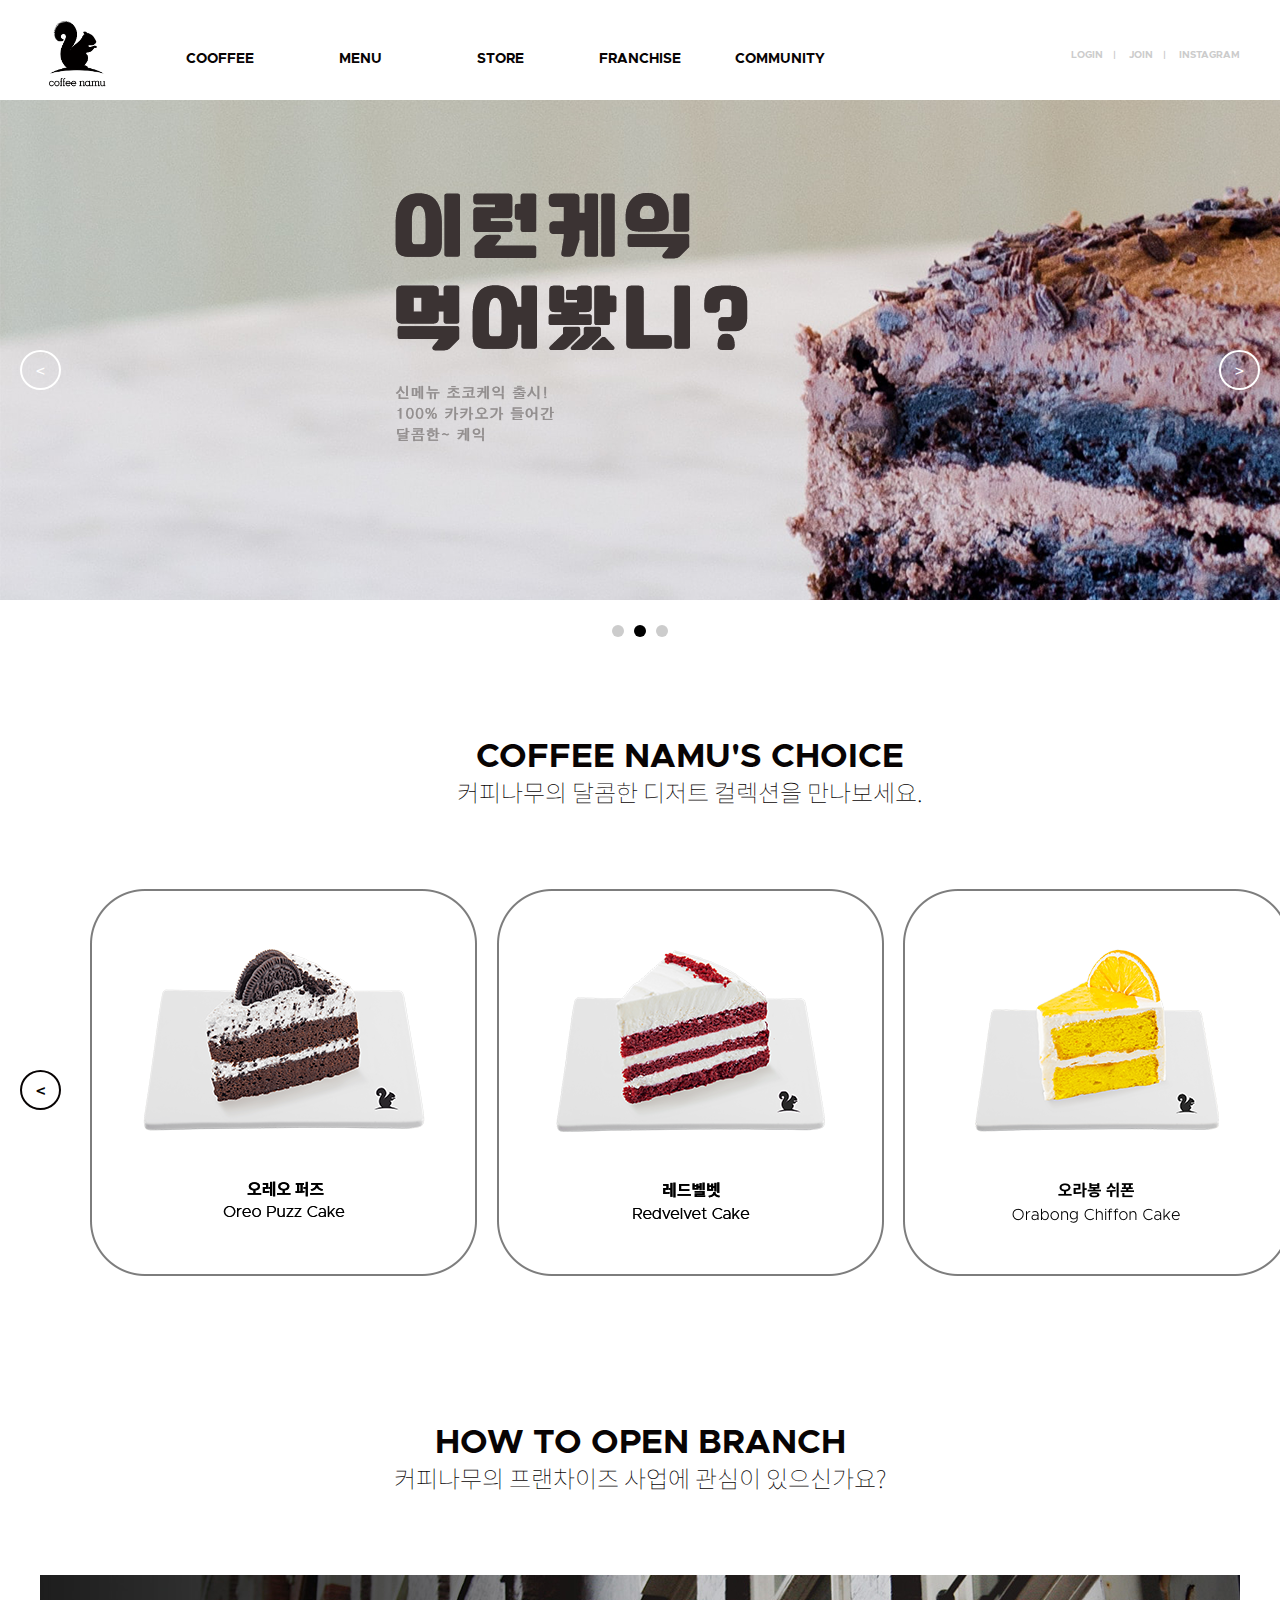
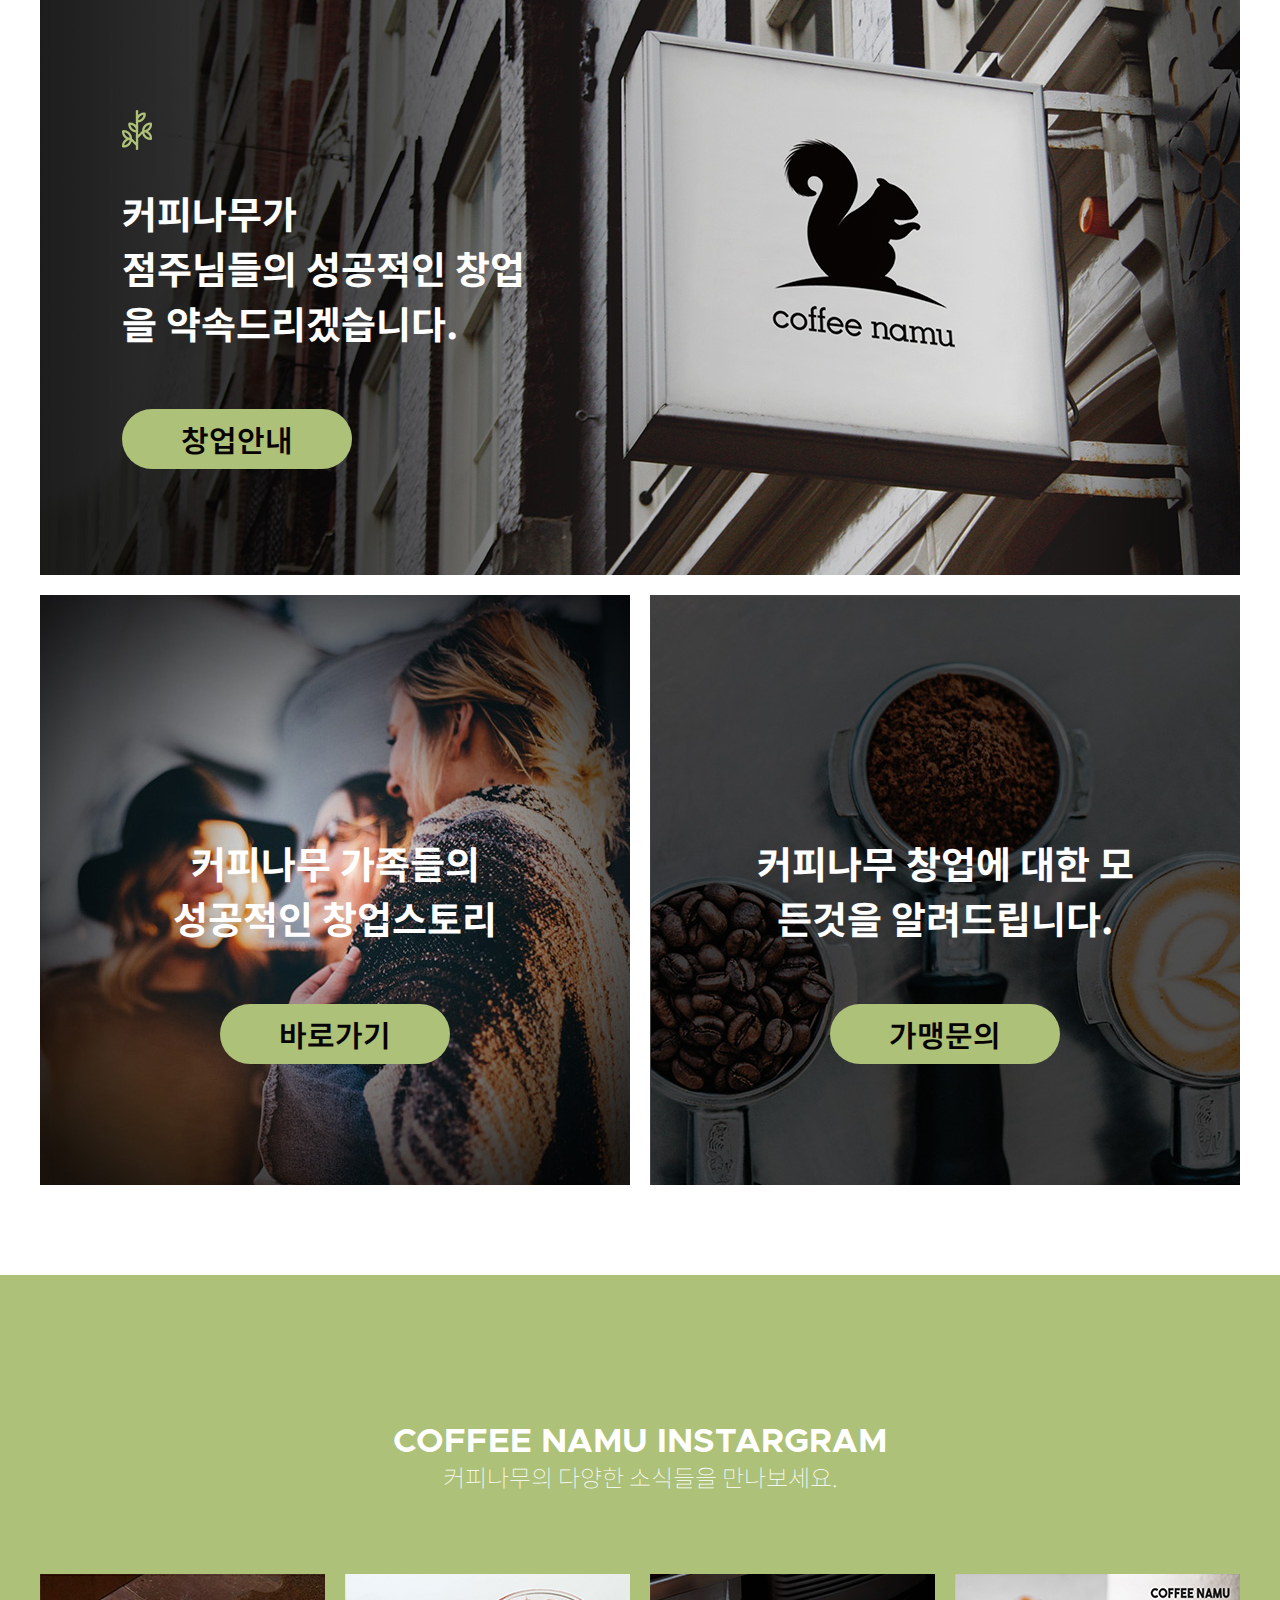
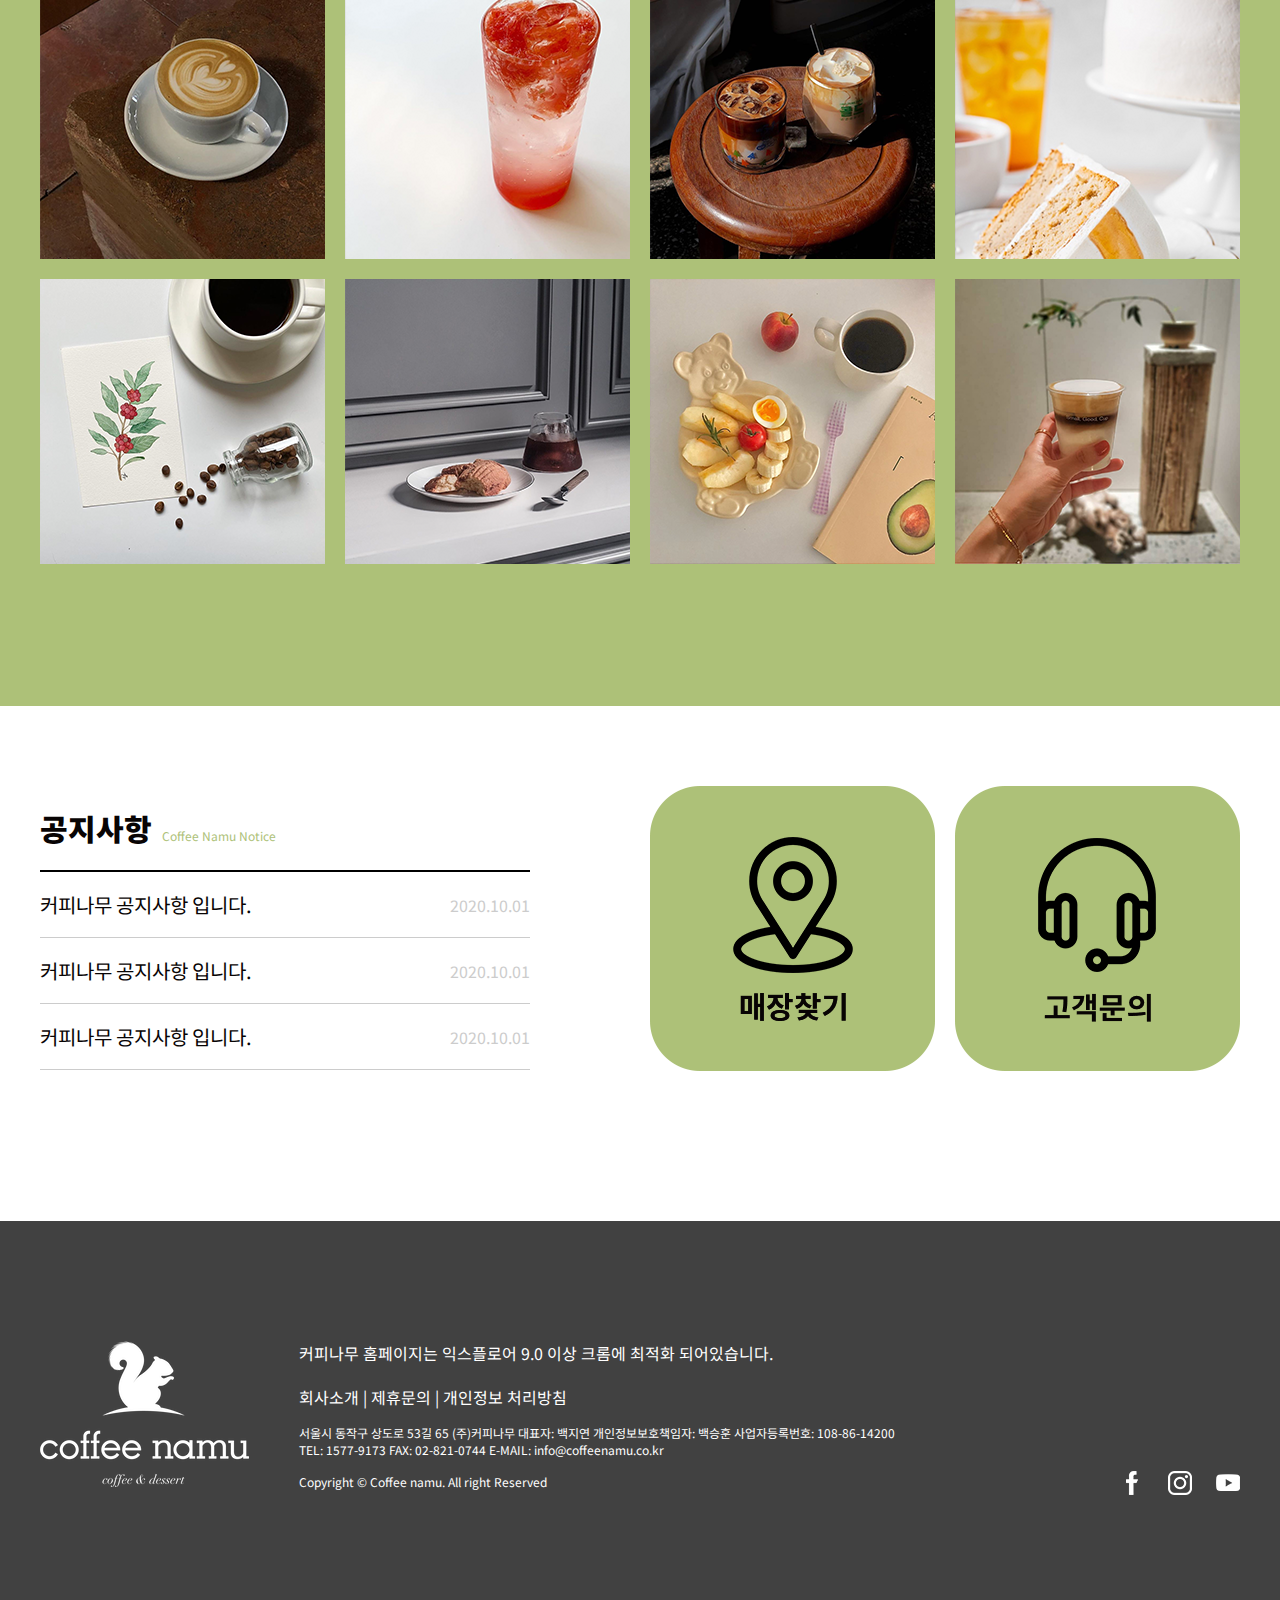
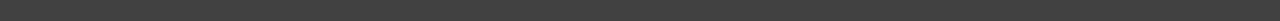
<file: index.html>
<!DOCTYPE html>
<html lang="en">
<head>
    <meta charset="UTF-8">
    <meta name="viewport" content="width=device-width, initial-scale=1.0">
    <title>Document</title>
    <link href="https://fonts.googleapis.com/css2?family=Noto+Sans+KR:wght@300;400;500;700;900&display=swap" rel="stylesheet">
    <script src="https://ajax.googleapis.com/ajax/libs/jquery/3.5.1/jquery.min.js"></script>
    <script src="./script/main2.js"></script>
    <link rel="stylesheet" href="./css/style2.css">
</head>
<body>
    <header>
        <h1><a href="./index.html"><img src="./image/logo_main.png" alt="로고"></a></h1>
        <nav id="gnb">
            <ul class="depth1">
                <li><a href="./sub1_1.html">COOFFEE</a>
                    <ul class="depth2">
                        <li><a href="./sub1_1.html">브랜드 스토리</a></li>
                        <li><a href="./sub1_1.html">로스팅 스토리</a></li>
                        <li><a href="./sub1_1.html">오시는 길</a></li>
                    </ul>
                </li>
                <li><a href="./sub2_1.html">MENU</a>
                    <ul class="depth2">
                        <li><a href="./sub2_1.html">신제품</a></li>
                        <li><a href="./sub2_1.html">음료</a></li>
                        <li><a href="./sub2_1.html">베이커리</a></li>
                        <li><a href="./sub2_1.html">MD상품</a></li>
                    </ul>
                </li>
                <li><a href="#">STORE</a>
                    <ul class="depth2">
                        <li><a href="">매장안내</a></li>
                    </ul>
                </li>
                <li><a href="#">FRANCHISE</a>
                    <ul class="depth2">
                        <li><a href="">창업안내</a></li>
                        <li><a href="">인테리어</a></li>
                        <li><a href="">창업스토리</a></li>
                        <li><a href="">가맹문의</a></li>
                    </ul class="depth2">
                </li>
                <li><a href="#">COMMUNITY</a>
                    <ul class="depth2">
                        <li><a href="">공지사항</a></li>
                        <li><a href="">이벤트</a></li>
                        <li><a href="">고객문의</a></li>
                    </ul>
                </li>
            </ul>
        </nav>
        <nav id="lnb">
            <ul>
                <li><a href="#">LOGIN</a><span>|</span></li>
                <li><a href="#">JOIN</a><span>|</span></li>
                <li><a href="#">INSTAGRAM</a></li>
            </ul>
        </nav>
    </header>
    <section id="main_banner">
        <div class="banner_image">
            <img src="./image/main_banner1.jpg" alt="커피나무 배너">
            <img src="./image/main_banner2.png" alt="커피나무 배너">
            <img src="./image/main_banner3.jpg" alt="커피나무 배너">
        </div>
        <div class="circle">
            <a href="#" class="black">1</a>
            <a href="#">2</a>
            <a href="#">3</a>
        </div>
        <div class="side_btn">
            <a href="#">&lt;</a>
            <a href="#">&gt;</a>
        </div>
    </section>
    <section id="content1">
        <h2>COFFEE NAMU'S CHOICE</h2>
        <p>커피나무의 달콤한 디저트 컬렉션을 만나보세요.</p>
        <div class="main_cake">
            <div class="cakec">
                <img src="./image/main_cake1.png" alt="커피나무 케이크">
                <img src="./image/main_cake2.png" alt="커피나무 케이크">
                <img src="./image/main_cake3.png" alt="커피나무 케이크">
                <img src="./image/main_cake1.png" alt="커피나무 케이크">
                <img src="./image/main_cake2.png" alt="커피나무 케이크">
                <img src="./image/main_cake3.png" alt="커피나무 케이크">
            </div>
        </div>
        <div class="choise_btn">
            <a href="#">&lt;</a>
            <a href="#">&gt;</a>
        </div>
    </section>
    <section id="content2">
        <h2>HOW TO OPEN BRANCH</h2>
        <p>커피나무의 프랜차이즈 사업에 관심이 있으신가요?</p>
        <div class="franchise1">
            <img src="./image/namu_icon.png" alt="나무"> 
            <h3>커피나무가 <br> 점주님들의 성공적인 창업을 약속드리겠습니다.</h3>
            <p><a href="#">창업안내</a></p>
        </div>
        <div class="franchise2">
            <h3>커피나무 가족들의 <br>성공적인 창업스토리</h3>
            <p><a href="#">바로가기</a></p>
        </div>
        <div class="franchise3">
            <h3>커피나무 창업에 대한 모든것을 알려드립니다.</h3>
            <p><a href="#">가맹문의</a></p>
        </div>
    </section>
    <section id="content3">
        <h2>COFFEE NAMU INSTARGRAM</h2>
        <p>커피나무의 다양한 소식들을 만나보세요.</p>
        <div class="sns_images">
            <ul>
                <li><img src="./image/sns_1.png" alt="커피나무"></li>
                <li><img src="./image/sns_2.png" alt="커피나무"></li>
                <li><img src="./image/sns_3.png" alt="커피나무"></li>
                <li><img src="./image/sns_4.png" alt="커피나무"></li>
                <li><img src="./image/sns_5.png" alt="커피나무"></li>
                <li><img src="./image/sns_6.png" alt="커피나무"></li>
                <li><img src="./image/sns_7.png" alt="커피나무"></li>
                <li><img src="./image/sns_8.png" alt="커피나무"></li>
            </ul>
        </div>
    </section>
    <section id="content4">
        <ul>
            <li><h2>공지사항</h2><span>Coffee Namu Notice</span></li>
            <li><p>커피나무 공지사항 입니다.</p><span>2020.10.01</span></li>
            <li><p>커피나무 공지사항 입니다.</p><span>2020.10.01</span></li>
            <li><p>커피나무 공지사항 입니다.</p><span>2020.10.01</span></li>
        </ul>
        <img src="./image/customer_icon.png" alt="customer">
        <img src="./image/store_icon.png" alt="store">
    </section>
    <footer>
        <div id="fot">
            <img src="./image/logo_footer.png" alt="푸터로고">
            <div class="haha">
                <p>커피나무 홈페이지는 익스플로어 9.0 이상 크롬에 최적화 되어있습니다.</p>
                <ul class="conpeny">
                    <li>회사소개 |</li>
                    <li>제휴문의 |</li>
                    <li>개인정보 처리방침</li>
                </ul>
                <p class="hoho">서울시 동작구 상도로 53길 65   (주)커피나무 대표자: 백지연   개인정보보호책임자: 백승훈   사업자등록번호: 108-86-14200 <br>
                TEL: 1577-9173   FAX: 02-821-0744   E-MAIL: info@coffeenamu.co.kr</p>
                <p class="copy">Copyright &copy; Coffee namu. All right Reserved</p>
            </div>
            <ul class="sns_icon">
                <li><a href="#"><img src="./image/facebook.png" alt="facebook"></a></li>
                <li><a href="#"><img src="./image/insta.png" alt="insta"></a></li>
                <li><a href="#"><img src="./image/youtube.png" alt="youtube"></a></li>
            </ul>
        </div>
    </footer>
</body>
</html>
</file>
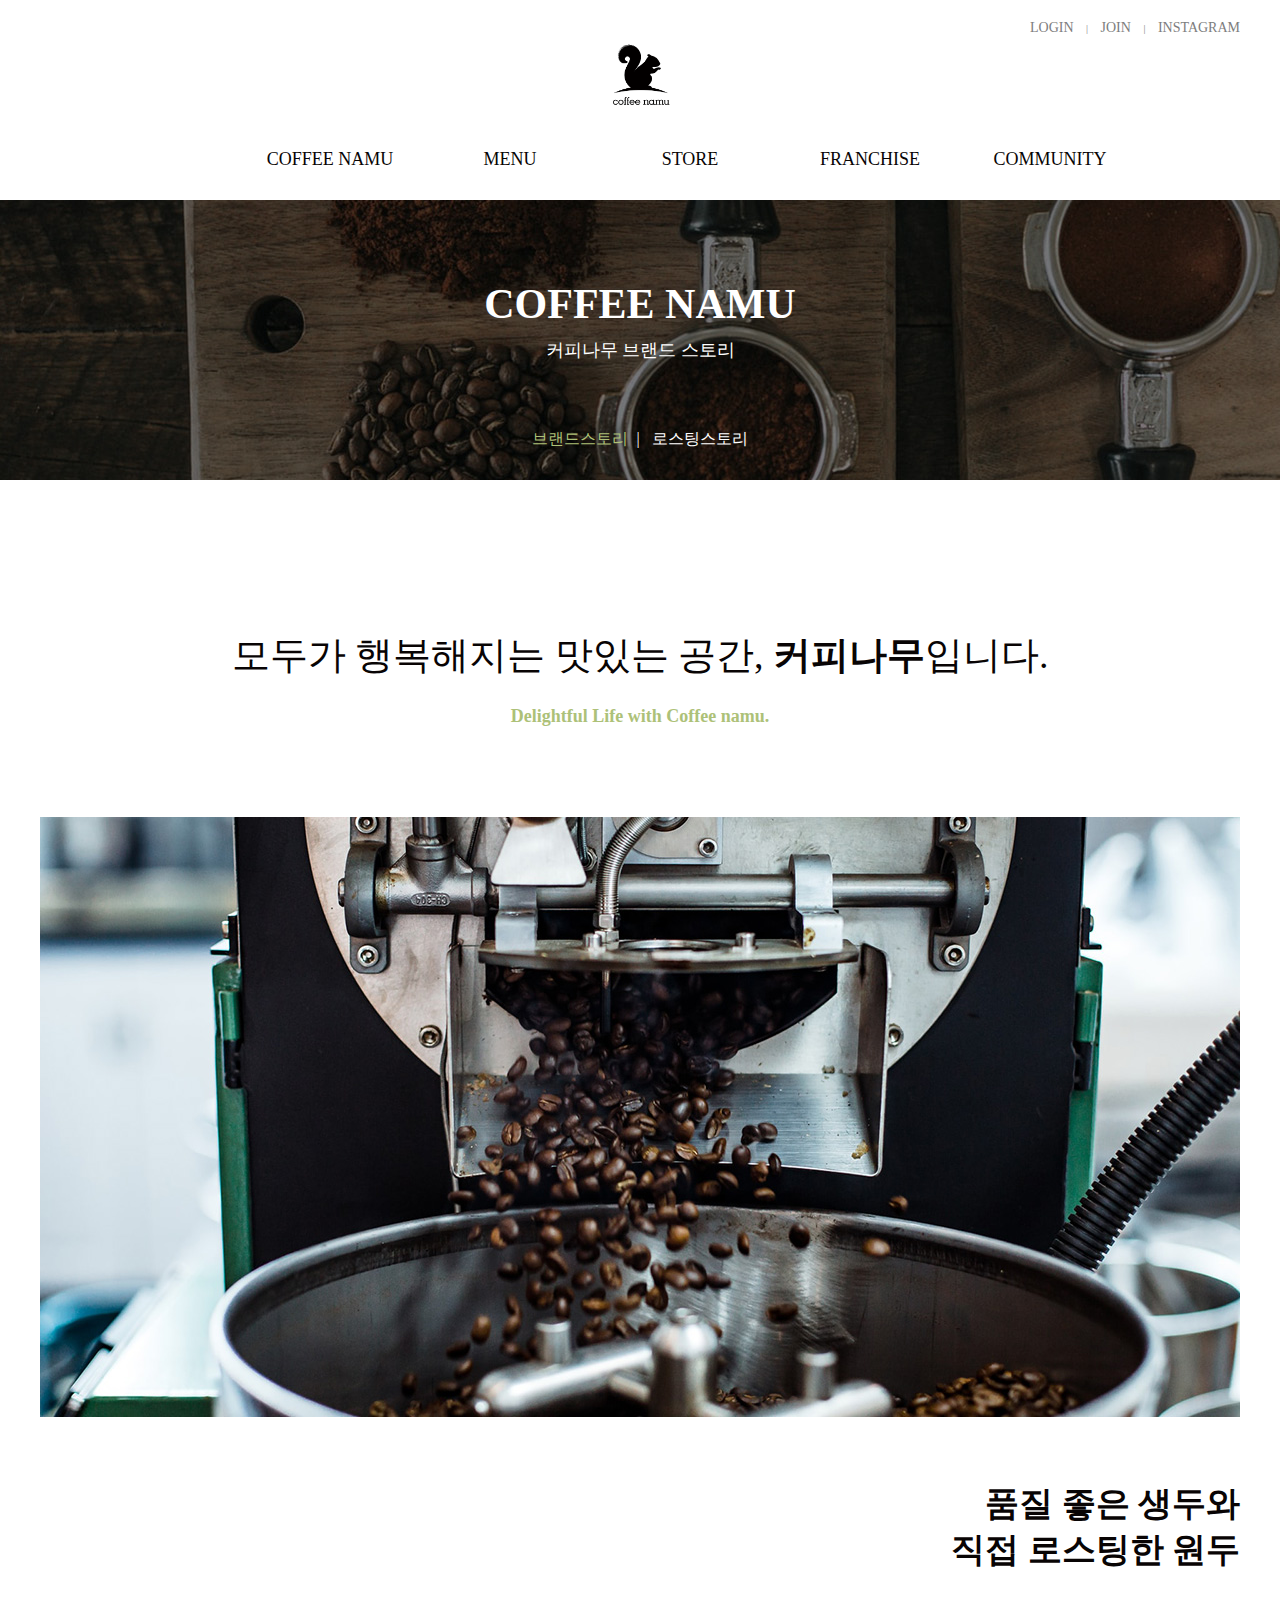
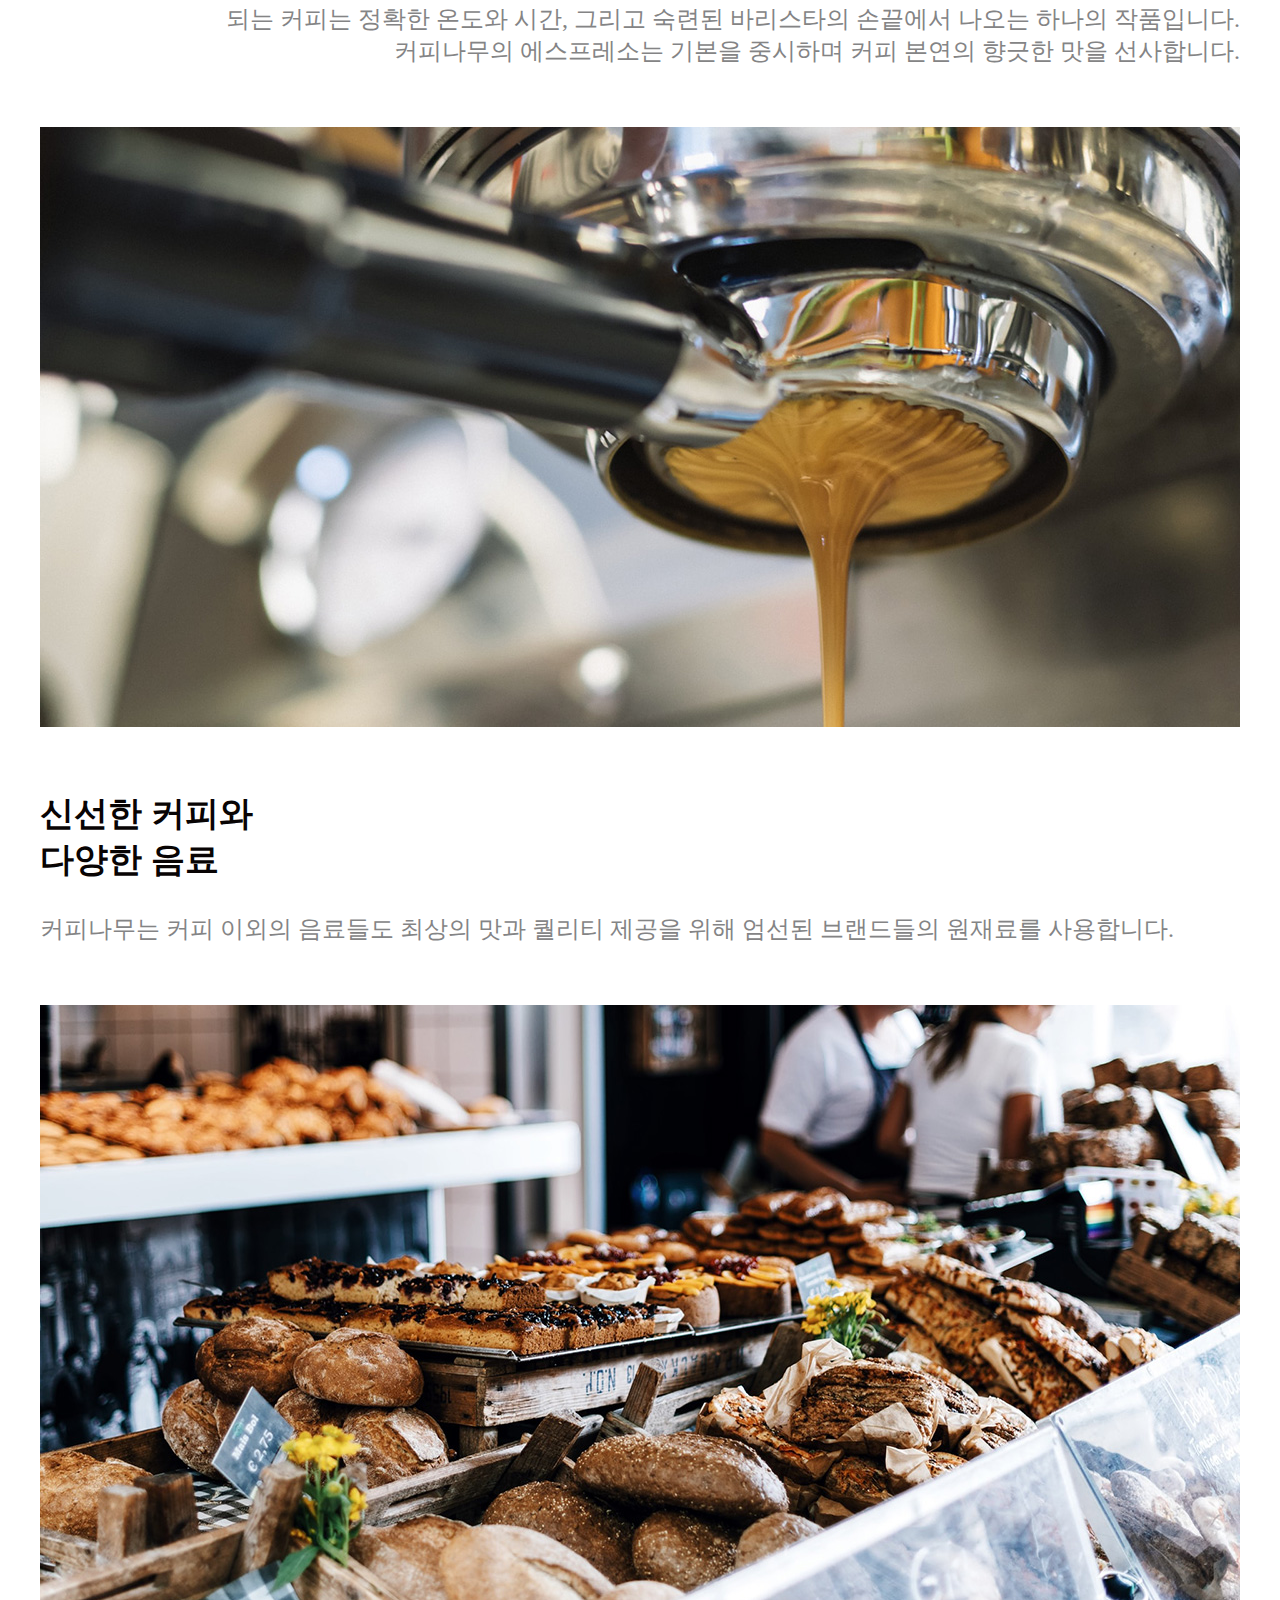
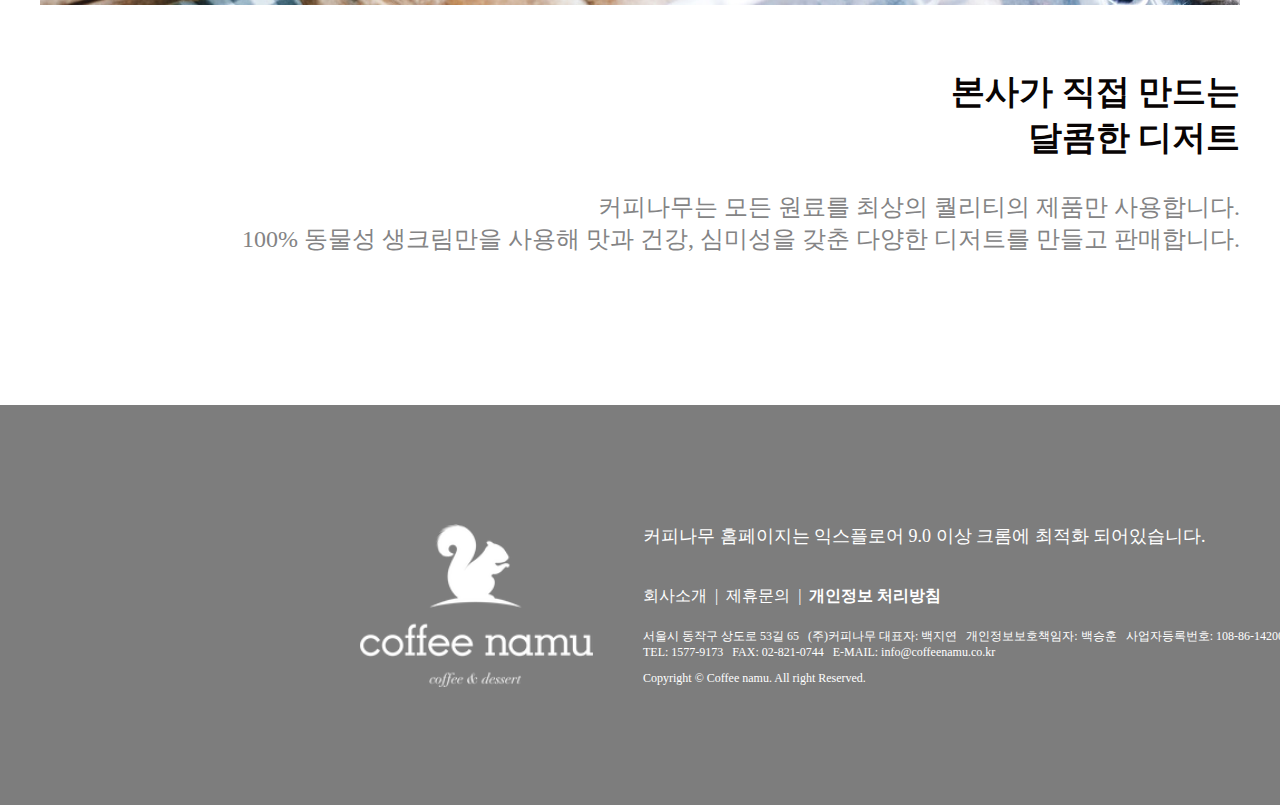
<file: sub1_1.html>
<!DOCTYPE html>
<html lang="en">
<head>
    <meta charset="UTF-8">
    <meta name="viewport" content="width=device-width, initial-scale=1.0">
    <title>카페나무 &lt; 브랜드스토리</title>
    <!-- webfont -->
    <link href="https://fonts.googleapis.com/css2?family=Noto+Sans+KR:wght@100;300;400;500;700;900&display=swap" rel="stylesheet">
    <!-- style css -->
    <link rel="stylesheet" href="./css/style.css">
    <link rel="stylesheet" href="./css/sub1_1.css">
    <!-- jQuery CDN -->
    <script src="https://ajax.googleapis.com/ajax/libs/jquery/3.5.1/jquery.min.js"></script>
    <!-- main script -->
    <script src="./script/main.js"></script>
</head>

<body>
    <!-- header -->
    <header id="main_header">
        <h1><a href="./"><img src="./image/logo_main.png" alt="main logo"></a></h1>
        <!-- logo 73x79 -->
        <nav class="main_gnb">
            <ul class="depth1">
                <li><a href="./sub1_1.html" class="accent">coffee namu</a>
                    <ul class="depth2">
                        <li><a href="./sub1_1.html">브랜드 스토리</a></li>
                        <li><a href="#">로스팅 스토리</a></li>
                        <li><a href="#">오시는 길</a></li>
                    </ul>
                </li>
                <li><a href="./sub2_1.html">menu</a>
                    <ul class="depth2">
                        <li><a href="./sub2_1.html">신제품</a></li>
                        <li><a href="#">음료</a></li>
                        <li><a href="#">베이커리</a></li>
                        <li><a href="#">MD상품</a></li>
                    </ul>
                </li>
                <li><a href="#">store</a>
                    <ul class="depth2">
                        <li><a href="#">매장안내</a></li>
                    </ul>
                </li>
                <li><a href="#">franchise</a>
                    <ul class="depth2">
                        <li><a href="#">창업안내</a></li>
                        <li><a href="#">인테리어</a></li>
                        <li><a href="#">창업스토리</a></li>
                        <li><a href="#">가맹문의</a></li>
                    </ul>
                </li>
                <li><a href="#">community</a>
                    <ul class="depth2">
                        <li><a href="#">공지사항</a></li>
                        <li><a href="#">이벤트</a></li>
                        <li><a href="#">고객문의</a></li>
                    </ul>
                </li>
            </ul>
        </nav> 
        <nav class="main_lnb">
            <ul>
                <li><a href="#">login</a>&nbsp;&nbsp;&nbsp;&nbsp;&nbsp;|&nbsp;&nbsp;&nbsp;&nbsp;&nbsp;</li>
                <li><a href="#">join</a>&nbsp;&nbsp;&nbsp;&nbsp;&nbsp;|&nbsp;&nbsp;&nbsp;&nbsp;&nbsp;</li>
                <li><a href="#">instagram</a></li>
            </ul>
        </nav>
    </header>
    <div id="sub_header">
        <section class="head1">
            <h2><span>COFFEE NAMU</span></h2>
            <h4>커피나무 브랜드 스토리</h4>
        </section>    
        <section class="head2">
                <ul>
                    <li><a href="#" class="accent">브랜드스토리</a><span>&nbsp;&nbsp;|&nbsp;&nbsp; </span></li>
                    <li><a href="#">로스팅스토리</a><span></span></li>
                </ul>
            </section>
    </div>  
    <!-- main content -->
    <article id="sub_cont">
        <div class="intro">
        <h2>모두가 행복해지는 맛있는 공간, <strong>커피나무</strong>입니다.</h2>
        <h4>Delightful Life with Coffee namu.</h4>
        </div>
        <section class="sec1">
            <img src="./image/brand_1.jpg" alt="브랜드1">
            <h3>품질 좋은 생두와 <br>직접 로스팅한 원두</h3>
            <p>되는 커피는 정확한 온도와 시간, 그리고 숙련된 바리스타의 손끝에서 나오는 하나의 작품입니다. <br>커피나무의 에스프레소는 기본을 중시하며 커피 본연의 향긋한 맛을 선사합니다.</p>
        </section>
        <section class="sec2">
            <img src="./image/brand_2.jpg" alt="브랜드2">
            <h3>신선한 커피와 <br>다양한 음료</h3>
            <p>커피나무는 커피 이외의 음료들도 최상의 맛과 퀄리티 제공을 위해 엄선된 브랜드들의 원재료를 사용합니다.</p>
        </section>
        <section class="sec3">
            <img src="./image/brand_3.jpg" alt="브랜드3">
            <h3>본사가 직접 만드는 <br>달콤한 디저트</h3>
            <p>커피나무는 모든 원료를 최상의 퀄리티의 제품만 사용합니다. <br>100% 동물성 생크림만을 사용해 맛과 건강, 심미성을 갖춘 다양한 디저트를 만들고 판매합니다.</p>
        </section>
    </article>
  
    <!-- footer -->
    <footer id="main_footer">
        <h1><img src="./image/logo_footer.png" alt="푸터로고"></h1>
        <p class="caution">커피나무 홈페이지는 <span>익스플로어 9.0 이상 크롬</span>에 최적화 되어있습니다.</p>
        <ul class="footer_menu">
            <li><a href="#">회사소개</a><span>&nbsp;&nbsp;|&nbsp;&nbsp;</span></li>
            <li><a href="#">제휴문의</a><span>&nbsp;&nbsp;|&nbsp;&nbsp;</span></li>
            <li><a href="#"><strong>개인정보 처리방침</strong></a></li>
        </ul>
        <div class="footer_text">
        <p>서울시 동작구 상도로 53길 65&nbsp;&nbsp;&nbsp;(주)커피나무 대표자: 백지연&nbsp;&nbsp;&nbsp;개인정보보호책임자: 백승훈&nbsp;&nbsp;&nbsp;사업자등록번호: 108-86-14200</p>
        <p>TEL: 1577-9173&nbsp;&nbsp;&nbsp;FAX: 02-821-0744&nbsp;&nbsp;&nbsp;E-MAIL: info@coffeenamu.co.kr</p>
        </div>
        <p class="copy">Copyright &copy; Coffee namu. All right Reserved.</p>
        <div class="footer_sns">
            <a href="#"><img src="./image/facebook.png" alt="페이스북"></a>
            <a href="#"><img src="./image/insta.png" alt="인스타그램"></a>
            <a href="#"><img src="./image/youtube.png" alt="유투브"></a>
        </div>
    </footer>
</body>
</html>
</file>
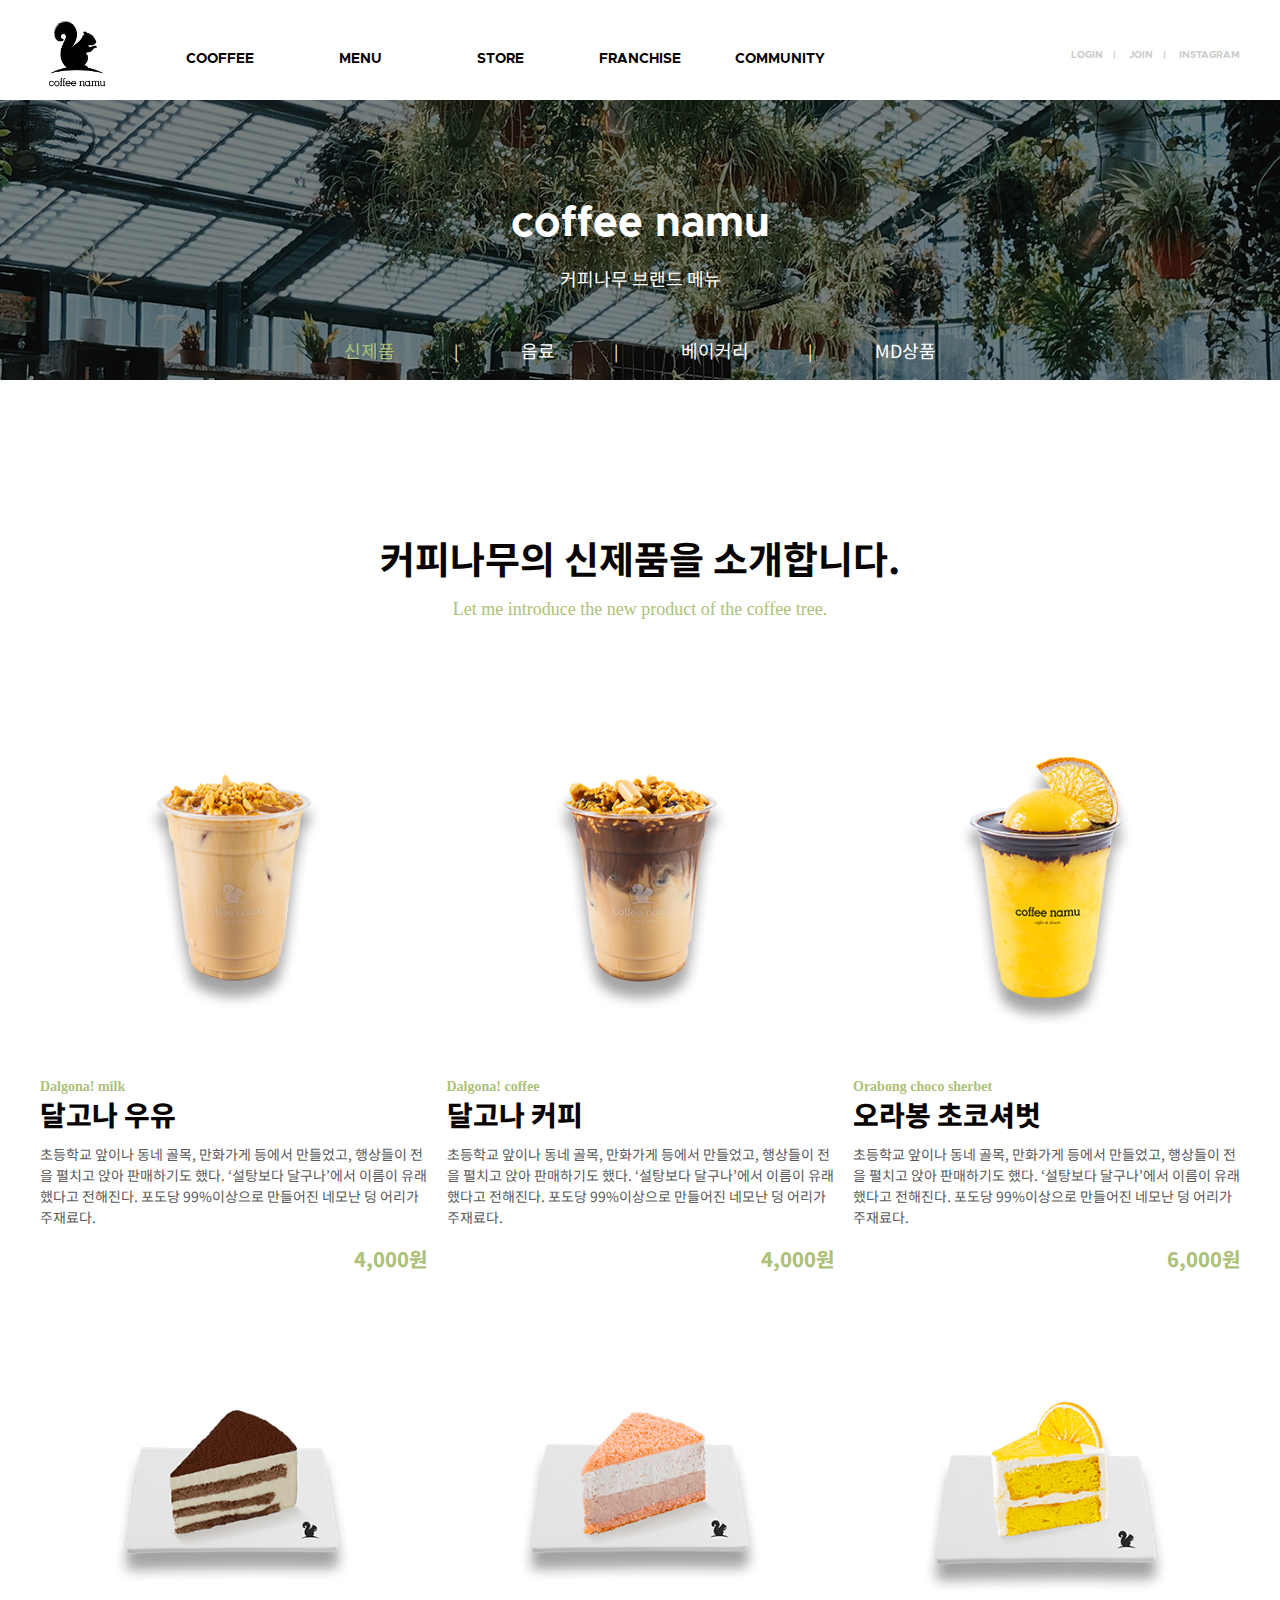
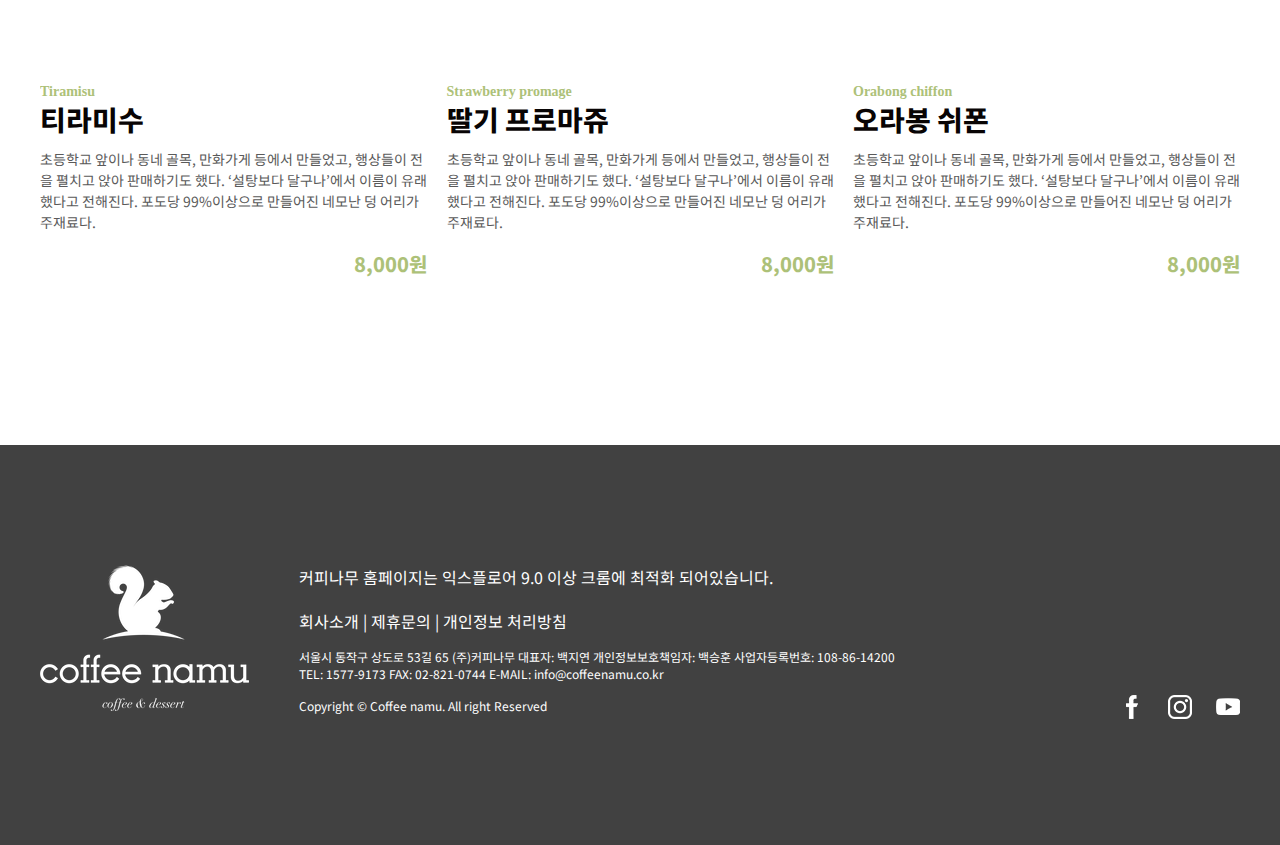
<file: sub2_1.html>
<!DOCTYPE html>
<html lang="en">
<head>
    <meta charset="UTF-8">
    <meta name="viewport" content="width=device-width, initial-scale=1.0">
    <title>sub2</title>
    <link href="https://fonts.googleapis.com/css2?family=Noto+Sans+KR:wght@300;400;500;700;900&display=swap" rel="stylesheet">
    <script src="https://ajax.googleapis.com/ajax/libs/jquery/3.5.1/jquery.min.js"></script>
    <script src="./script/main2.js"></script>
    <link rel="stylesheet" href="./css/style2.css">
    <link rel="stylesheet" href="./css/sub2_1.css">
</head>

<body>
    <!-- header -->
    <header>
        <h1><a href="./index.html"><img src="./image/logo_main.png" alt="로고"></a></h1>
        <nav id="gnb">
            <ul class="depth1">
                <li><a href="./sub1_1.html">COOFFEE</a>
                    <ul class="depth2">
                        <li><a href="./sub1_1.html">브랜드 스토리</a></li>
                        <li><a href="./sub1_1.html">로스팅 스토리</a></li>
                        <li><a href="./sub1_1.html">오시는 길</a></li>
                    </ul>
                </li>
                <li><a href="./sub2_1.html">MENU</a>
                    <ul class="depth2">
                        <li><a href="./sub2_1.html">신제품</a></li>
                        <li><a href="./sub2_1.html">음료</a></li>
                        <li><a href="./sub2_1.html">베이커리</a></li>
                        <li><a href="./sub2_1.html">MD상품</a></li>
                    </ul>
                </li>
                <li><a href="#">STORE</a>
                    <ul class="depth2">
                        <li><a href="">매장안내</a></li>
                    </ul>
                </li>
                <li><a href="#">FRANCHISE</a>
                    <ul class="depth2">
                        <li><a href="">창업안내</a></li>
                        <li><a href="">인테리어</a></li>
                        <li><a href="">창업스토리</a></li>
                        <li><a href="">가맹문의</a></li>
                    </ul class="depth2">
                </li>
                <li><a href="#">COMMUNITY</a>
                    <ul class="depth2">
                        <li><a href="">공지사항</a></li>
                        <li><a href="">이벤트</a></li>
                        <li><a href="">고객문의</a></li>
                    </ul>
                </li>
            </ul>
        </nav>
        <nav id="lnb">
            <ul>
                <li><a href="#">LOGIN</a><span>|</span></li>
                <li><a href="#">JOIN</a><span>|</span></li>
                <li><a href="#">INSTAGRAM</a></li>
            </ul>
        </nav>
    </header>

    <!-- subPage visual -->
    <section id="sub_visual">
        <div>
            <h2>coffee namu</h2>
            <p>커피나무 브랜드 메뉴</p>
            <nav class="sub_lnb">
                <ul>
                    <li><a href="#" class="lnb_click">신제품</a><span>|</span></li>
                    <li><a href="#">음료</a><span>|</span></li>
                    <li><a href="#">베이커리</a><span>|</span></li>
                    <li><a href="#">MD상품</a></li>
                </ul>
            </nav>
        </div>
    </section>
    <!-- coffee namu menu -->
    <section id="menu_title">
        <div class="menu_header">
            <h2>커피나무의 신제품을 소개합니다.</h2>
            <p>Let me introduce the new product of the coffee tree.</p>
        </div>
        <div class="menu">
            <div class="menu_content">
                <img src="./image/coffee1.png" alt="달고나 우유">
                <p class="firstP">Dalgona! milk</p>
                <h3>달고나 우유</h3>
                <p>초등학교 앞이나 동네 골목, 만화가게 등에서 만들었고, 행상들이 
                    전을 펼치고 앉아 판매하기도 했다. ‘설탕보다 달구나’에서 이름이 
                    유래했다고 전해진다. 포도당 99%이상으로 만들어진 네모난 덩
                    어리가 주재료다.</p>
                <p class="price">4,000원</p>
            </div>
            <div class="menu_content">
                <img src="./image/coffee2.png" alt="달고나 커피">
                <p class="firstP">Dalgona! coffee</p>
                <h3>달고나 커피</h3>
                <p>초등학교 앞이나 동네 골목, 만화가게 등에서 만들었고, 행상들이 
                    전을 펼치고 앉아 판매하기도 했다. ‘설탕보다 달구나’에서 이름이 
                    유래했다고 전해진다. 포도당 99%이상으로 만들어진 네모난 덩
                    어리가 주재료다.</p>
                <p class="price">4,000원</p>
            </div>
            <div class="menu_content">
                <img src="./image/coffee3.png" alt="오라봉 셔벗">
                <p class="firstP">Orabong choco sherbet</p>
                <h3>오라봉 초코셔벗</h3>
                <p>초등학교 앞이나 동네 골목, 만화가게 등에서 만들었고, 행상들이 
                    전을 펼치고 앉아 판매하기도 했다. ‘설탕보다 달구나’에서 이름이 
                    유래했다고 전해진다. 포도당 99%이상으로 만들어진 네모난 덩
                    어리가 주재료다.</p>
                <p class="price">6,000원</p>
            </div>
            <div class="menu_content">
                <img src="./image/cake1.png" alt="티라미수">
                <p class="firstP">Tiramisu</p>
                <h3>티라미수</h3>
                <p>초등학교 앞이나 동네 골목, 만화가게 등에서 만들었고, 행상들이 
                    전을 펼치고 앉아 판매하기도 했다. ‘설탕보다 달구나’에서 이름이 
                    유래했다고 전해진다. 포도당 99%이상으로 만들어진 네모난 덩
                    어리가 주재료다.</p>
                <p class="price">8,000원</p>
            </div>
            <div class="menu_content">
                <img src="./image/cake2.png" alt="딸기 프로마쥬">
                <p class="firstP">Strawberry promage</p>
                <h3>딸기 프로마쥬</h3>
                <p>초등학교 앞이나 동네 골목, 만화가게 등에서 만들었고, 행상들이 
                    전을 펼치고 앉아 판매하기도 했다. ‘설탕보다 달구나’에서 이름이 
                    유래했다고 전해진다. 포도당 99%이상으로 만들어진 네모난 덩
                    어리가 주재료다.</p>
                <p class="price">8,000원</p>
            </div>
            <div class="menu_content">
                <img src="./image/cake4.png" alt="오라봉 쉬폰">
                <p class="firstP">Orabong chiffon</p>
                <h3>오라봉 쉬폰</h3>
                <p>초등학교 앞이나 동네 골목, 만화가게 등에서 만들었고, 행상들이 
                    전을 펼치고 앉아 판매하기도 했다. ‘설탕보다 달구나’에서 이름이 
                    유래했다고 전해진다. 포도당 99%이상으로 만들어진 네모난 덩
                    어리가 주재료다.</p>
                <p class="price">8,000원</p>
            </div>
        </div>
    </section>

    <!-- footer -->
    <footer>
        <div id="fot">
            <img src="./image/logo_footer.png" alt="푸터로고">
            <div class="haha">
                <p>커피나무 홈페이지는 익스플로어 9.0 이상 크롬에 최적화 되어있습니다.</p>
                <ul class="conpeny">
                    <li>회사소개 |</li>
                    <li>제휴문의 |</li>
                    <li>개인정보 처리방침</li>
                </ul>
                <p class="hoho">서울시 동작구 상도로 53길 65   (주)커피나무 대표자: 백지연   개인정보보호책임자: 백승훈   사업자등록번호: 108-86-14200 <br>
                TEL: 1577-9173   FAX: 02-821-0744   E-MAIL: info@coffeenamu.co.kr</p>
                <p class="copy">Copyright &copy; Coffee namu. All right Reserved</p>
            </div>
            <ul class="sns_icon">
                <li><a href="#"><img src="./image/facebook.png" alt="facebook"></a></li>
                <li><a href="#"><img src="./image/insta.png" alt="insta"></a></li>
                <li><a href="#"><img src="./image/youtube.png" alt="youtube"></a></li>
            </ul>
        </div>
    </footer>
</body>
</html>
</file>
<file: css/style2.css>
/* style.css */

* {
    margin: 0; padding: 0;
    box-sizing: border-box;
}

a {text-decoration: none;     color: #080404;}
li {list-style-type: none;     color: #080404;}

body {
    color: #080404;
    font-family: 'Noto Sans KR', sans-serif;
    
}

@font-face {
    font-family: "Metropolis-Bold";
    src: url('../fonts/Metropolis-Bold.otf');
}

img {border: none;}

header {
    position: relative;
    width: 1200px; height: 100px;
    /* outline: 1px solid red; */
    margin: 0 auto;
    /* overflow: hidden; */
    z-index: 9999;
}

header > h1 {
    text-align: left;
}
header > h1 > a > img {
    width: 73px; height: 79px;
    margin-top: 15px;
}

/* gnb */
header > #gnb > .depth1 {
    position: absolute;
    left: 110px; top: 50px;
    /* outline: 2px solid red; */
    width: 700px;
    text-align: center;
}
header > #gnb > .depth1 > li {
    float: left;
    width: calc(700px / 5);
    font-family: "Metropolis-Bold";
}
header > #gnb > .depth1 > li  a {
    padding: 10px 10px;
    font-size: 14px;
    font-weight: bold;
    margin-bottom: 10px;
}
header > #gnb > .depth1 > li > .depth2 {
    /* outline: 1px solid red; */
    /* position: relative; */
    padding-top: 10px;
    display: none;
    background: #fff;
    opacity: 0.6;
    z-index: 999;
}
header > #gnb > .depth1 > li > .depth2 > li {
    padding: 10px 10px
}

/* lnb */
header > #lnb {
    position: absolute;
    right: 0; top: 50px;
    font-family: "Metropolis-Bold";
    font-size: 10px;
}
header > #lnb > ul li {
    display: inline-block;
}
header > #lnb > ul a {
    margin-left: 10px;
    color: #ccc;
}
header > #lnb > ul span {
    margin-left: 10px;
    color: #ccc;
}

/* main_banner */
#main_banner {
    position: relative;
    max-width: 1920px;
    min-width: 1200px;
    height: 540px;
    margin: 0 auto;
    /* outline: 1px solid red; */
    overflow: hidden;
}
#main_banner > .banner_image{
    width: 5760px; height: 500px;
    /* outline: 1px solid red; */
    margin-top: 0;
    /* overflow: hidden; */
    transition-duration: 0.5s;
    min-width: 1200px;
}
#main_banner > .banner_image > img {
    float: left;
    display: block;
    /* outline: 1px solid red; */
}
#main_banner > .circle {
    position: absolute;
    left: 50%;
    transform: translateX(-50%);
    margin-top: 20px;
    /* outline: 1px solid red; */
}

#main_banner > .circle > a {
    background: #ccc;
    float: left;
    width: 12px; height: 12px;
    border-radius: 50%;
    margin: 5px;
    text-indent: -9999px;
}
#main_banner > .circle > a.black {
    background: black;
}
#main_banner > .side_btn > a:first-child {
    position: absolute;
    left: 20px; top: 50%;
    transform: translateY(-50%);
    color: white;
    padding: 6px 14px;
    border: 2px solid white;
    border-radius: 50%;
}
#main_banner > .side_btn > a:last-child {
    position: absolute;
    right: 20px; top: 50%;
    transform: translateY(-50%);
    color: white;
    padding: 6px 14px;
    border: 2px solid white;
    border-radius: 50%;
}
#main_banner > .side_btn > a:hover {
    background: white;
    color: black;
}

/* content 1 */
#content1 {
    position: relative;
    width: 1380px;
    text-align: center;
    margin: 0 auto;
    margin-top: 100px;
}
#content1 > h2 {
    font-size: 34px;
    font-family: "Metropolis-Bold";
}
#content1 > p {
    font-size: 24px;
    font-weight: lighter;
    margin-bottom: 80px;
}
#content1 > .main_cake {
    width: 1200px; height: 387px;
    margin: 0 auto;
    overflow: hidden;
}
#content1 > .main_cake > .cakec {
    width: 2419.5px;
    transition-duration: 0.5s;
}
#content1 > .main_cake > .cakec > img {
    float: left;
    margin-right: 19.5px;
}
#content1 > .main_cake > .cakec > img:last-child {
    margin-right: 0;
}
#content1 > .choise_btn > a:first-child {
    position: absolute;
    left: 20px;
    top: 330px;
    padding: 6px 14px;
    border: 2px solid #080404;
    border-radius: 50%;
    font-weight: bold;
    /* outline: 1px solid red; */
}
#content1 > .choise_btn > a:last-child {
    position: absolute;
    right: 20px;
    top: 330px;
    padding: 6px 14px;
    border: 2px solid #080404;
    border-radius: 50%;
    font-weight: bold;
}

/* content2 */
#content2 {
    width: 1200px;
    text-align: center;
    margin: 0 auto;
    overflow: hidden;
}
#content2 > h2 {
    margin-top: 150px;
    font-size: 34px;
    font-family: "Metropolis-Bold";
}
#content2 > p {
    font-size: 24px;
    font-weight: lighter;
    margin-bottom: 80px;
}
#content2 > div {
    width: 1200px;
    /* display: inline-block; */
    float: left;
}
#content2 > .franchise1 {
    position: relative;
    background: url('../image/franchise_bg_1.jpg');
    width: 1200px; height: 600px;
    /* outline: 1px solid red; */
}
#content2 > .franchise1 > img {
    position: absolute;
    /* outline: 1px solid red; */
    left: 82px; top: 135px;
}
#content2 > .franchise1 > h3 {
    margin-left: 82px;
    padding-top: 210px;
    color: white;
    text-align: left;
    font-size: 38px;
    width: 408px;
}
#content2 > .franchise1 > p {
    margin-top: 59px;
    margin-left: 82px;
    text-align: left;
}
#content2 > .franchise1 > p > a {
    text-align: center;
    line-height: 60px;
    font-size: 30px;
    display: block;
    background: #adc178;
    width: 230px; height: 60px;
    border-radius: 50px;
    font-weight: 600;
    transition-duration: 0.5s;
}

#content2 > .franchise2 {
    background: url('../image/franchise_bg_2.jpg');
    width: 590px; height: 590px;
    margin-top: 20px;
    /* outline: 1px solid red; */
    margin-right: 20px;
    /* text-align: right; */
}
#content2 > .franchise2 > h3 {
    color: white;
    font-size: 38px;
    width: 408px;
    /* outline: 1px solid red; */
    margin-left: 91px;
    margin-top: 240px;
}
#content2 > .franchise2 > p {
    margin-top: 59px;
    margin-left: 180px;
    text-align: left;
}
#content2 > .franchise2 > p > a {
    text-align: center;
    line-height: 60px;
    font-size: 30px;
    display: block;
    background: #adc178;
    width: 230px; height: 60px;
    border-radius: 50px;
    font-weight: 600;
    transition-duration: 0.5s;
}
#content2 > .franchise1 > p > a:hover {
    background: white;
    color: #adc178;
    border-right: 50px solid white;
}
#content2 > .franchise2 > p > a:hover {
    background: white;
    color: #adc178;
    border-right: 50px solid white;
}
#content2 > .franchise3 > p > a:hover {
    background: white;
    color: #adc178;
    border-right: 50px solid white;
}

#content2 > .franchise3 {
    background: url('../image/franchise_bg_3.jpg');
    width: 590px; height: 590px;
    margin-top: 20px;
    /* outline: 1px solid red; */
}
#content2 > .franchise3 > h3 {
    color: white;
    font-size: 38px;
    width: 408px;
    /* outline: 1px solid red; */
    margin-left: 91px;
    margin-top: 240px;
}
#content2 > .franchise3 > p {
    margin-top: 59px;
    margin-left: 180px;
    text-align: left;
}
#content2 > .franchise3 > p > a {
    text-align: center;
    line-height: 60px;
    font-size: 30px;
    display: block;
    background: #adc178;
    width: 230px; height: 60px;
    border-radius: 50px;
    font-weight: 600;
    transition-duration: 0.5s;
}

/* content3 */
#content3 {
    max-width: 1920px; height: 1031px;
    min-width: 1200px;
    text-align: center;
    margin: 0 auto;
    overflow: hidden;
    background: #adc178;
    margin-top: 90px;
}
#content3 > h2 {
    margin-top: 150px;
    font-size: 34px;
    font-family: "Metropolis-Bold";
    color: white;
}
#content3 > p {
    font-size: 24px;
    font-weight: lighter;
    margin-bottom: 80px;
    color: white;
}
#content3 > .sns_images {
    width: 1200px;
    margin: 0 auto;
    overflow: hidden;
}
#content3 > .sns_images > ul > li {
    width: 285px; height: 285px;
    overflow: hidden;
    float: left;
    margin-right: 20px;
}
#content3 > .sns_images > ul > li > img {
    transform: scale(1, 1);
    transition-duration: 0.5s;
}
#content3 > .sns_images > ul > li > img:hover {
    transform: scale(1.2, 1.2);
}
#content3 > .sns_images > ul > li:nth-child(4n) {
    margin-right: 0;
}
#content3 > .sns_images > ul > li:nth-child(1),
#content3 > .sns_images > ul > li:nth-child(2),
#content3 > .sns_images > ul > li:nth-child(3),
#content3 > .sns_images > ul > li:nth-child(4) {
    margin-bottom: 20px;
}

/* content4 */
#content4 {
    width: 1200px;
    margin: 0 auto;
    padding-top: 80px;
    padding-bottom: 150px;
    overflow: hidden;
    /* outline: 1px solid red; */
}
#content4 > ul {
    width: 490px; height: 285px;
    /* outline: 1px solid red; */
    float: left;
}
#content4 > ul > li:first-child {
    border-bottom: 2px solid black;
    padding: 20px 0 20px 0;
}
#content4 > ul > li > h2 {
    font-size: 30px;
    font-weight: 1000;
    display: inline;
    /* outline: 1px solid red; */
} 
#content4 > ul > li:first-child > span {
    color: #adc178;
    /* outline: 1px solid red; */
    font-size: 12px;
    margin-left: 10px;
}

#content4 > ul > li {
    border-bottom: 1px solid #ccc;
    padding: 18px 0 18px 0;
}
#content4 > ul > li > p {
    display: inline;
    font-size: 20px;
}
#content4 > ul > li:nth-child(2) > span,
#content4 > ul > li:nth-child(3) > span,
#content4 > ul > li:nth-child(4) > span {
    float: right;
    color: #ccc;
    margin-top: 3px;
}
#content4 > img {
    float: right;
    margin-left: 20px;
}

/* footer */
footer {
    max-width: 1920px; height: 400px;
    min-width: 1200px;
    background: #414141;
    margin: 0 auto;
    overflow: hidden;
    padding-top: 120px;
    padding-bottom: 120px;
}
footer > #fot {
    width: 1200px;
    /* outline: 1px solid red; */
    margin: 0 auto;
    /* display: inline-block; */
}
footer > #fot > img {
    float: left;
    /* outline: 1px solid red; */
}
footer > #fot > .haha {
    width: 630px; height: 165px;
    margin-left: 50px;
    color: white;
    /* outline: 1px solid green; */
    float: left;
}
footer > #fot > .haha > ul {margin-top: 20px;}
footer > #fot > .haha > ul > li {
    color: white;
    display: inline;
    /* outline: 1px solid red; */
}
footer > #fot > .haha > .hoho {
    font-size: 12px;
    margin-top: 15px;
}
footer > #fot > .haha > .copy {
    font-size: 12px;
    margin-top: 15px;
}
footer > #fot > ul {
    float: right;
    /* outline: 1px solid red; */
    padding-top: 130px;
}
footer > #fot > ul > li {
    display: inline;
    padding-left: 20px;
}
</file>
<file: css/style.css>
/* style css */


/* 초기화 */

* { 
    margin: 0; padding: 0;
    box-sizing: border-box;
}
a { 
    text-decoration: none;
    color: #080404;
}
li { list-style-type: none;}
body {
    color: #080404;
    font-family: 'Noto Sans KR', sans-serif;
    font-family: "metropolis-medium";
}

@font-face {
    font-family: "metropolis-medium";
    src: url('../fonts/Metropolis-Medium.otf');
    font-family: "Metropolis-bold";
    src: url('../fonts/Metropolis-Bold.otf')
     
}
img { border: none;}

/* main_header */
#main_header { 
    width: 1200px; height: 200px;
    margin: 0 auto;
    text-align: center;
    position: relative;
}
#main_header > h1 { 
    position: relative;
    top: 39px;
}
#main_header > h1 img {
    width: 73px; 
}

/* main_gnb */
#main_header > .main_gnb {
    width: 900px;  height: 22px;
    margin: 0 auto;
    position: absolute;
    left: 200px;
    bottom: 30px;
    text-align: center;
    /* outline: 1px solid red; */

}
.main_gnb > .depth1 { 
    overflow: hidden; 
    display: inline-block;
}
.main_gnb > .depth1 > li {
    float: left;
    width: calc(900px / 5);
}
.main_gnb > .depth1  a {
    /* outline: 1px solid blue; */
    padding: 0 24px;
    font-size: 18px;
    font-weight: 400;
    text-transform: uppercase;
    line-height: 22px;
}

/* depth2 */
.main_gnb > .depth1 > li > .depth2 {
    background-color: rgba(255, 255, 255, 0.7);
    padding-top: 15px;
    margin-top: 30px;
    height: 160px;
    position: relative;
    z-index: 999;
    display: none;
}
.main_gnb > .depth1 > li > .depth2 > li {
    padding: 5px 0;
}

.main_gnb > .depth1 > li > .depth2 a {
    font-size: 16px;
    font-weight: 500;
}

/* hover */
/* .main_gnb > .depth1 > li:hover > .depth2 { display: block; } */
.main_gnb > .depth1 > li > a:hover { 
    color: #adc178;
}
.main_gnb > .depth1 > li > .depth2 > li:hover > a {
    color: #adc178;
}


/* main_lnb */
#main_header > .main_lnb {
    /* width: 254px  */
    position: absolute;
    top: 20px; right: 0;
    /* outline: 1px solid rebeccapurple; */
}
.main_lnb > ul { overflow: hidden; }
.main_lnb > ul > li {
    float: left;
    color: #7d7d7d;
    font-size: 10px;
   
}    
.main_lnb > ul > li a { 
    color: #7d7d7d;
    font-weight: 400;
    font-size: 14px;
    text-transform: uppercase;
}

/*  main_visual */
#main_visual {
    width: 100%; height: 500px;
    /* outline: 3px solid green; */
    position: relative;
   
}

#main_visual > .fixed_img {
    width: 1920px; 
    position: absolute;
    left: 50%;
    transform: translateX(-50%);
    overflow: hidden;
}

/* seciton 공통 스타일 */
section {
    margin: 0 auto;
    text-align: center;
    /* position: absolute; */
}
section h2 {
    font-family: 'metropolis-bold';
    /* font-weight: bold; */
    font-size: 34px;
    text-transform: uppercase;
    /* margin-bottom: 15px; */
}
section p {
    font-weight: 200;
    font-size: 24px;
    color: #848485;
    padding-top: 10px;
}

section .para {
    padding-top: 150px;
    padding-bottom: 80px;
}

/* content1: 케익 슬라이드 영역 */
#content1 { 
    width: 1200px;
}
#content1 > .sliders { overflow: hidden;}
#content1 > .sliders > a > img {
    float: left;
    margin-right: 19.5px;
}
#content1 > .sliders > a:last-child > img {
    margin-right: 0;
}

/* contetn2: 프랜차이즈 영역*/
#franchise { 
    width: 1200px;
    /* outline: 1px solid lightcoral; */
    margin-bottom: 80px;

}
#franchise > .info_img {
    background-image: url('../image/franchise_bg_1.jpg');
    background-size: 1200px; height: 600px;
    background-repeat: no-repeat;
    background-position: 50%;
    position: relative;
}

#franchise > .info_img > .info_text {
    position: relative;
    left: 80px; top: 135px;
    text-align: left;
    /* outline: 1px solid yellow; */
}
#franchise > .info_img > .info_text img {
    margin-bottom: 34px;
    width: 30px; height: 40px;
}
#franchise > .info_img > .info_text p {
    font-size: 38px;
    font-weight: 500;
    color: #fff;
    line-height: 50px;
    /* outline: 1px solid red; */
    padding: 0;
}
#franchise > .info_img > .info_text > .info_btn {
    width: 230px; height: 60px;
    background-color: #adc178;
    border-radius: 100px;
    margin-top: 60px;
    text-align: center;
}
#franchise > .info_img > .info_text > .info_btn > a {
    font-size: 30px;
    line-height: 60px;
    font-weight: 700;
    color: #080404;
}

/* 프랜차이즈 2번째 내용 2개 */
#franchise > .story_contact {
    overflow: hidden;;
}
#franchise > .story_contact > .story_img {
    margin-top: 20px;
    width: 590px; height: 590px;
    position: relative;
    background-image: url('../image/franchise_bg_2.jpg');
    background-size: 100%;
    float: left;
}

#franchise > .story_contact p {
    color: #fff;
    font-size: 38px;
    font-weight: 500;
    line-height: 50px;
    padding: 0;
} 


#franchise > .story_contact > .contact_img { 
    width: 590px; height: 590px;
    float: left;
    margin-top: 20px;
    margin-left: 20px;
    background-image: url('../image/franchise_bg_3.jpg');
    background-size: 100%;
}
#franchise > .story_contact .story_btn {
    width: 230px; height: 60px;
    background-color: #adc178;
    border-radius: 100px;
    display: inline-block;
    margin-top: 100px;
}
#franchise > .story_contact a {
    color: #080404;
    font-size: 30px;
    font-weight: 700;
    line-height: 60px;
}
#franchise > .story_contact .text { 
    text-align: center;
    position: relative;
    top: 260px;
}
#franchise > .info_img > .info_text > .info_btn:hover {
    background-color: #fff;
}
#franchise > .story_contact > .story_img >.text > .story_btn:hover {
    background-color: #fff;
}
#franchise > .story_contact > .contact_img >.text > .story_btn:hover {
    background-color: #fff;
}


/* sns part */
#sns {
    width: 100%; height: 1031px;
    background-color: #adc178;
    
}
#sns > .sns_img {
    width: 1200px;
    margin: 0 auto;
    overflow: hidden;
}
#sns > .sns_img a {
    float: left;

}
#sns > .sns_img img {
    margin-right: 20px;
    margin-bottom: 20px;
}

#sns > .sns_img > a:nth-child(4) > img,
#sns > .sns_img > a:nth-child(8) > img { 
    margin-right: 0;
}
#sns > .sns_img > a:nth-child(5) > img,
#sns > .sns_img > a:nth-child(6) > img,
#sns > .sns_img > a:nth-child(7) > img,
#sns > .sns_img > a:nth-child(8) > img { 
    margin-bottom: 0px;
}
#sns > .para p {
    color: #fff;
}

/* news, icon 섹션 */
#news {
    width: 1200px; 
    /* background-color: sandybrown; */
    margin-bottom: 150px;
    margin-top: 80px;
    overflow: hidden;
    position: relative;
}
#news > .notice { 
    float: left;
    width: 490px;
    /* margin-right: 100px; */
    position: absolute;
    top: 50%;
    transform: translateY(-50%);
}
#news > .notice .title {
    font-size: 30px;
    text-align: left;
    padding-bottom: 20px;
    border-bottom: 2px solid #080404;
}
#news > .notice .bold {
    font-weight: bold;
    padding-right: 20px;
}
#news > .notice .small { 
    font-size: 12px;
    color: #adc178;
    font-family: 'metropolis-medium;
}
#news > .notice > ul > li { overflow: hidden;}
#news > .notice > ul > li > a {
    float: left;
    font-weight: 400;
}
#news > .notice > ul > li > .date {
    float: right;
}
#news > .notice > ul > li {
    border-bottom: 1px solid #080404;
    padding: 20px 0;
    font-size: 20px;
}
#news > .icons {
    float: right;
}
#news > .icons > a > img {
    margin-left: 20px;
}
#news > .icons > a:first-child > img { margin-left: 0;} 

/* main_footer */
#main_footer {
    width: 1920px;
    min-width: 1200px;
    overflow: hidden;
    height: 400px;
    background-color: #7d7d7d;
    margin: 0 auto;
    position: relative;
    color: #fff;
}
#main_footer > h1 img {
    width: 233px; height: 163px;
    position: absolute;
    left: 360px; top: 119px;
}
#main_footer > .caution { 
    font-size: 18px;
    font-weight: 300;
    position: absolute;
    left: 643px; top: 119px;
}
#main_footer > .caution span {
    font-weight: 500;
}
#main_footer > .footer_menu { 
    overflow: hidden;
    position: absolute;
    left: 643px; top: 181px;
}
#main_footer > .footer_menu > li  {
    float: left;
}
#main_footer a { 
    color: #fff;
    font-weight: 400;
}

#main_footer > .footer_sns {
    position: absolute;
    bottom: 119px; right: 360px;
}
#main_footer > .footer_sns img {
    padding-left:  25px;
}


#main_footer > .footer_text {
    position: absolute;
    left: 643px; top: 223px;
    font-size: 12px;
    line-height: 16px;
}
#main_footer > .copy {
    font-size: 12px;
    position: absolute;
    left: 643px; bottom: 119px;
}
</file>
<file: css/sub1_1.css>
#sub_header {
    background: url('../image/brandstory_header.jpg');
    height: 280px;
    position: relative;
    color: #fff;
}
#sub_header > .head1 > h2 {
    padding-top: 80px;
    font-size: 42px;
    font-family: "metropolis-medium";
}
#sub_header > .head1 > h4 {
    font-size: 18px;
    font-weight: lighter;
    padding-top: 10px;
}
#sub_header > .head1 > h2, h4 {
    margin: 0 auto;
    /* outline: 2px solid green; */
    text-align: center;
    color: #fff;
}
#sub_header > .head2 {
    position: absolute;
}
#sub_header > .head2 {
    width: 100%;
    /* outline: 3px solid green; */
    text-align: center;
    bottom: 30px;
}
#sub_header > .head2 > ul > li {
    display: inline-block;
}

#sub_header > .head2 > ul > li > a {
    color: #fff;
    font-weight: normal;
}
#sub_header > .head2 > ul > li:first-child > a {
    color: #adc178;
}

/* main_content */
article {
    width: 1200px;
    margin: 0 auto;
}

#sub_cont > .intro {
    margin-top: 150px;
    text-align: center;
}
#sub_cont > .intro > h2 {
    font-size: 38px;
    font-weight: normal;
}
#sub_cont > .intro > h4 {
    /* outline: 2px solid green; */
    color: #adc178;
    margin-top: 25px;
    font-size: 18px;
}
#sub_cont > section > h3 {
    font-size: 34px;
    margin-top: 60px;
}
#sub_cont > section > img {
    height: 600px;
}
#sub_cont > .sec1 {
    margin-top: 90px;
}

#sub_cont > .sec2 {
    text-align: left;
}

#sub_cont > .sec1, .sec3 {
    text-align: right;
}
#sub_cont > section > p {
    margin-top: 20px; 
}
#sub_cont > .sec2, .sec3 {
    margin-top: 60px;
}
#sub_cont > .sec3 {
    margin-bottom: 150px;
}
</file>
<file: css/sub2_1.css>
/* sub2.css */

/* sub_visual */
#sub_visual {
    background: url(../image/sub2_visual.png);
    width: 100%; height: 280px;
    min-width: 1200px;
    overflow: hidden;
    background-repeat: no-repeat;
    background-position: 50%;
}
#sub_visual > div {
    width: 1200px;
    margin: 0 auto;
    top: 103px;
    /* outline: 1px solid green; */
}
#sub_visual > div > h2 {
    margin-top: 103px;
    font-size: 42px;
    font-family: Metropolis-Bold;
    color: white;
    text-align: center;
    /* outline: 2px solid green; */
}
#sub_visual > div > p {
    margin-top: 20px;
    font-size: 18px;
    color: white;
    text-align: center;
}
#sub_visual > div > .sub_lnb {
    margin-top: 46px;
    /* outline: 2px solid rebeccapurple; */
    text-align: center;
}
#sub_visual > div > .sub_lnb li {
    display: inline-block;
}
#sub_visual > div > .sub_lnb li > .lnb_click {
    color: #adc178;
}
#sub_visual > div > .sub_lnb a {
    font-size: 18px;
    color: white;
    padding: 9px 59px;
}
#sub_visual > div > .sub_lnb span {
    color: white;
}

/* menu_title */
#menu_title {
    width: 1200px;
    /* outline: 2px solid red; */
    overflow: hidden;
    margin: 0 auto;
    margin-bottom: 151px;
}
#menu_title > .menu_header > h2 {
    margin-top: 150px;
    font-size: 38px;
    text-align: center;
}
#menu_title > .menu_header > p {
    font-size: 18px;
    margin-top: 14px;
    color: #adc178;
    font-family: Metropolis-Regular;
    text-align: center;
}
#menu_title > .menu {
    margin-top: 64px;
    /* outline: 2px solid green; */
}

#menu_title > .menu > .menu_content {
    width: 387px;
    /* outline: 2px solid red; */
    float: left;
    margin-right: 19.5px;
}

#menu_title > .menu > .menu_content > img {
    overflow: hidden;
    transform: scale(0.9, 0.9);
    transition-duration: 0.5s;
}
/* 이미지 hover */
#menu_title > .menu > .menu_content > img:hover {
    transform: scale(1, 1);
}

#menu_title > .menu > .menu_content:nth-child(3n) {
    margin-right: 0;
}

#menu_title > .menu p {
    text-align: left;
    font-size: 14px;
    font-weight: 400;
    line-height: 21px;
    margin-bottom: 20px;
    color: #5a5a5a;
    font-family: 'Noto Sans KR', sans-serif;
}
#menu_title > .menu .firstP {
    color: #adc178;
    font-family: Metropolis-Regular;
    font-weight: bold;
    margin-bottom: -3px;
}
#menu_title > .menu h3 {
    text-align: left;
    font-size: 28px;
    font-weight: 800;
    margin-bottom: 10px;
}
#menu_title > .menu .price {
    font-weight: 800;
    font-size: 20px;
    text-align: right;
    color: #adc178;
}
</file>
